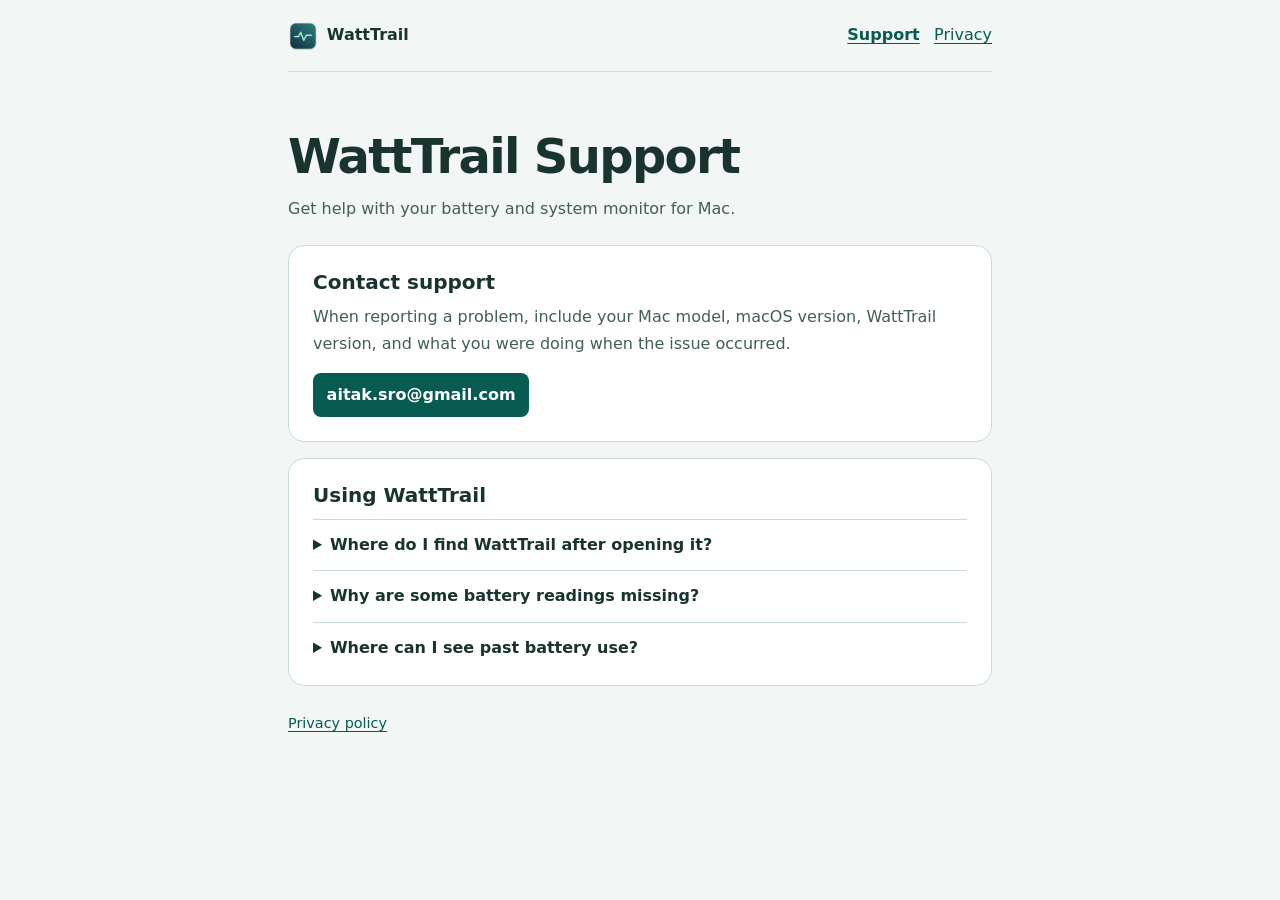
<file: index.html>
<!doctype html>
<html lang="en">
<head>
  <meta charset="utf-8">
  <meta name="viewport" content="width=device-width, initial-scale=1">
  <meta name="description" content="Get help with WattTrail, the battery and system monitor for Mac.">
  <title>WattTrail Support</title>
  <link rel="icon" href="./watttrail.png" type="image/png">
  <link rel="stylesheet" href="./styles.css">
</head>
<body>
  <header class="nav">
    <a class="brand" href="./" aria-label="WattTrail home"><img src="./watttrail.png" width="30" height="30" alt="">WattTrail</a>
    <nav aria-label="Main navigation">
      <a href="./" aria-current="page">Support</a>
      <a href="./privacy.html">Privacy</a>
    </nav>
  </header>
  <main>
    <section class="intro" aria-labelledby="page-title">
      <h1 id="page-title">WattTrail Support</h1>
      <p>Get help with your battery and system monitor for Mac.</p>
    </section>
    <section class="card contact" aria-labelledby="contact-title">
      <h2 id="contact-title">Contact support</h2>
      <p>When reporting a problem, include your Mac model, macOS version, WattTrail version, and what you were doing when the issue occurred.</p>
      <a href="mailto:aitak.sro@gmail.com">aitak.sro@gmail.com</a>
    </section>
    <section class="card" aria-labelledby="tips-title">
      <h2 id="tips-title">Using WattTrail</h2>
      <details>
        <summary>Where do I find WattTrail after opening it?</summary>
        <p>Click the WattTrail icon or the battery reading in the macOS menu bar to open the monitor. WattTrail runs in the menu bar.</p>
      </details>
      <details>
        <summary>Why are some battery readings missing?</summary>
        <p>Battery health, temperature, power draw and remaining time depend on your Mac and the readings macOS provides. Macs without an internal battery still show system metrics.</p>
      </details>
      <details>
        <summary>Where can I see past battery use?</summary>
        <p>Open <strong>History · Last 7 days</strong> in WattTrail. Battery sessions show observed time on battery, charge levels and average draw when available.</p>
      </details>
    </section>
  </main>
  <footer><a href="./privacy.html">Privacy policy</a></footer>
</body>
</html>
</file>
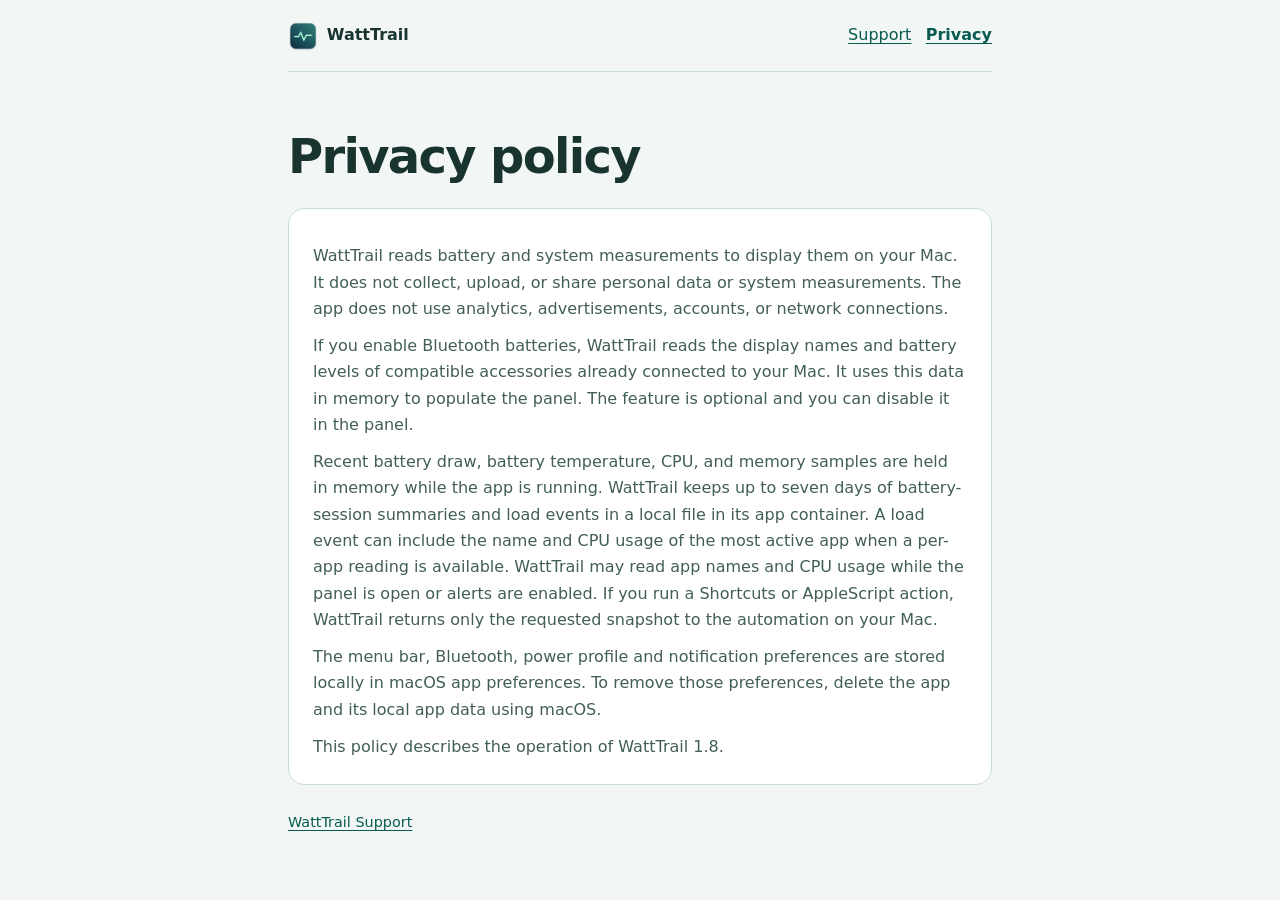
<file: privacy.html>
<!doctype html>
<html lang="en">
<head>
  <meta charset="utf-8">
  <meta name="viewport" content="width=device-width, initial-scale=1">
  <meta name="description" content="What WattTrail reads and stores on your Mac.">
  <title>WattTrail Privacy Policy</title>
  <link rel="icon" href="./watttrail.png" type="image/png">
  <link rel="stylesheet" href="./styles.css">
</head>
<body>
  <header class="nav">
    <a class="brand" href="./" aria-label="WattTrail home"><img src="./watttrail.png" width="30" height="30" alt="">WattTrail</a>
    <nav aria-label="Main navigation">
      <a href="./">Support</a>
      <a href="./privacy.html" aria-current="page">Privacy</a>
    </nav>
  </header>
  <main>
    <div class="intro"><h1>Privacy policy</h1></div>
    <article class="card" aria-label="WattTrail privacy policy">
      <p>WattTrail reads battery and system measurements to display them on your Mac. It does not collect, upload, or share personal data or system measurements. The app does not use analytics, advertisements, accounts, or network connections.</p>
      <p>If you enable Bluetooth batteries, WattTrail reads the display names and battery levels of compatible accessories already connected to your Mac. It uses this data in memory to populate the panel. The feature is optional and you can disable it in the panel.</p>
      <p>Recent battery draw, battery temperature, CPU, and memory samples are held in memory while the app is running. WattTrail keeps up to seven days of battery-session summaries and load events in a local file in its app container. A load event can include the name and CPU usage of the most active app when a per-app reading is available. WattTrail may read app names and CPU usage while the panel is open or alerts are enabled. If you run a Shortcuts or AppleScript action, WattTrail returns only the requested snapshot to the automation on your Mac.</p>
      <p>The menu bar, Bluetooth, power profile and notification preferences are stored locally in macOS app preferences. To remove those preferences, delete the app and its local app data using macOS.</p>
      <p>This policy describes the operation of WattTrail 1.8.</p>
    </article>
  </main>
  <footer><a href="./">WattTrail Support</a></footer>
</body>
</html>
</file>
<file: styles.css>
:root {
  color-scheme: light dark;
  font-family: Inter, -apple-system, BlinkMacSystemFont, system-ui, sans-serif;
  background: #f2f7f5;
  color: #19332f;
  --surface: #fff;
  --muted: #425e58;
  --border: #c9dcd6;
  --accent: #075b50;
  --button: #075b50;
  --button-text: #fff;
}

@media (prefers-color-scheme: dark) {
  :root {
    background: #112421;
    color: #e8f4ef;
    --surface: #19312c;
    --muted: #bad3ca;
    --border: #405e55;
    --accent: #9bdeca;
    --button: #9bdeca;
    --button-text: #102825;
  }
}

*, *::before, *::after { box-sizing: border-box; }
body { margin: 0; line-height: 1.65; }

.nav, main, footer {
  width: min(calc(100% - 2.5rem), 44rem);
  margin-inline: auto;
}

.nav {
  min-height: 4.5rem;
  display: flex;
  justify-content: space-between;
  align-items: center;
  gap: 1rem;
  border-bottom: 1px solid var(--border);
}

.nav nav, .brand { display: flex; align-items: center; gap: .9rem; }
.brand { gap: .55rem; color: inherit; text-decoration: none; font-weight: 700; }
.brand img { border-radius: .4rem; }
a { color: var(--accent); text-underline-offset: .2em; }
a[aria-current="page"] { font-weight: 700; }
main { padding-top: clamp(1.6rem, 6vw, 3.5rem); }

.intro { margin-bottom: 1.4rem; }
h1, h2 { line-height: 1.2; margin: 0; }
h1 { font-size: clamp(1.9rem, 7vw, 3rem); letter-spacing: -.035em; }
h2 { font-size: 1.25rem; }
p { margin: .65rem 0 0; color: var(--muted); }
.card {
  background: var(--surface);
  border: 1px solid var(--border);
  border-radius: 1rem;
  padding: clamp(1rem, 4vw, 1.5rem);
  margin-bottom: 1rem;
}

.contact a {
  display: inline-block;
  margin-top: 1rem;
  padding: .55rem .85rem;
  border-radius: .5rem;
  color: var(--button-text);
  background: var(--button);
  font-weight: 600;
  text-decoration: none;
  overflow-wrap: anywhere;
}

details { margin-top: .75rem; padding-top: .75rem; border-top: 1px solid var(--border); }
summary { cursor: pointer; font-weight: 600; }
footer { padding-block: .6rem 2.5rem; font-size: .9rem; }
:focus-visible { outline: 2px solid var(--accent); outline-offset: .24rem; }
</file>
